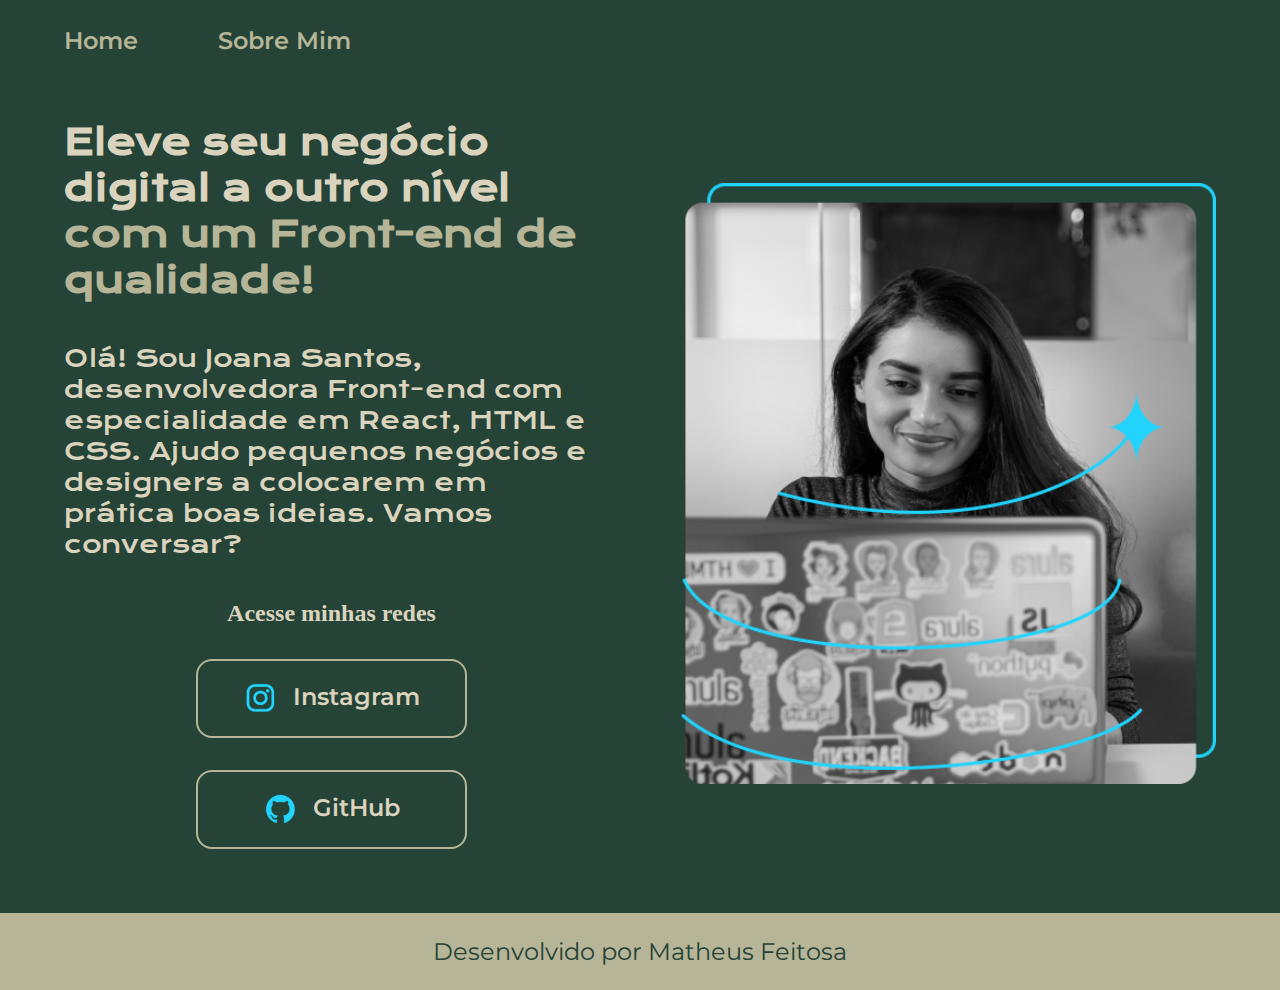
<file: index.html>
<!DOCTYPE html>
<html lang="en">
<head>
    <meta charset="UTF-8">
    <meta name="viewport" content="width=device-width, initial-scale=1.0">
    <link rel="stylesheet" href="/styles/style.css">
    <title>Portfolio</title>
</head>
<body>
    <header class="cabecalho">
        <nav class="cabecalho-menu">
            <a href="index.html" class="link">Home</a>
            <a href="about.html" class="link">Sobre Mim</a>
        </nav>
    </header>
    <main class='apresentacao'>

        <section class='apresentacao-conteudo'>
            <h1 class='apresentacao-titulo'>Eleve seu negócio digital a outro nível <strong class="titulo-destaque">com um Front-end de qualidade!</strong></h1>

            <p class='apresentacao-texto'>Olá! Sou Joana Santos, desenvolvedora Front-end com especialidade em React, HTML e CSS. Ajudo pequenos negócios e designers a colocarem em prática boas ideias. Vamos conversar?</p>

            <div class='apresentacao-link'>
                <h2 class="'apresentacao-subtitulo">Acesse minhas redes</h2>
                <a class="apresentacao-botao" href="https://www.instagram.com/omatheusfeitosa/" target="_blank">
                    <img src="imagens/instagram.png" alt="">
                    Instagram
                </a>

                <a class="apresentacao-botao" href="https://github.com/Omatheusfeitosa" target="_blank">
                    <img src="imagens/github.png" alt="">
                    GitHub
                </a>

            </div>
        </section>

        <img class="apresentacao-imagem" src="/imagens/Imagem.png" alt="Foto da Joana Santos programando">
    </main>
    <footer class="rodape">
        <p>Desenvolvido por Matheus Feitosa</p>
    </footer>
</body>

</html>
</file>
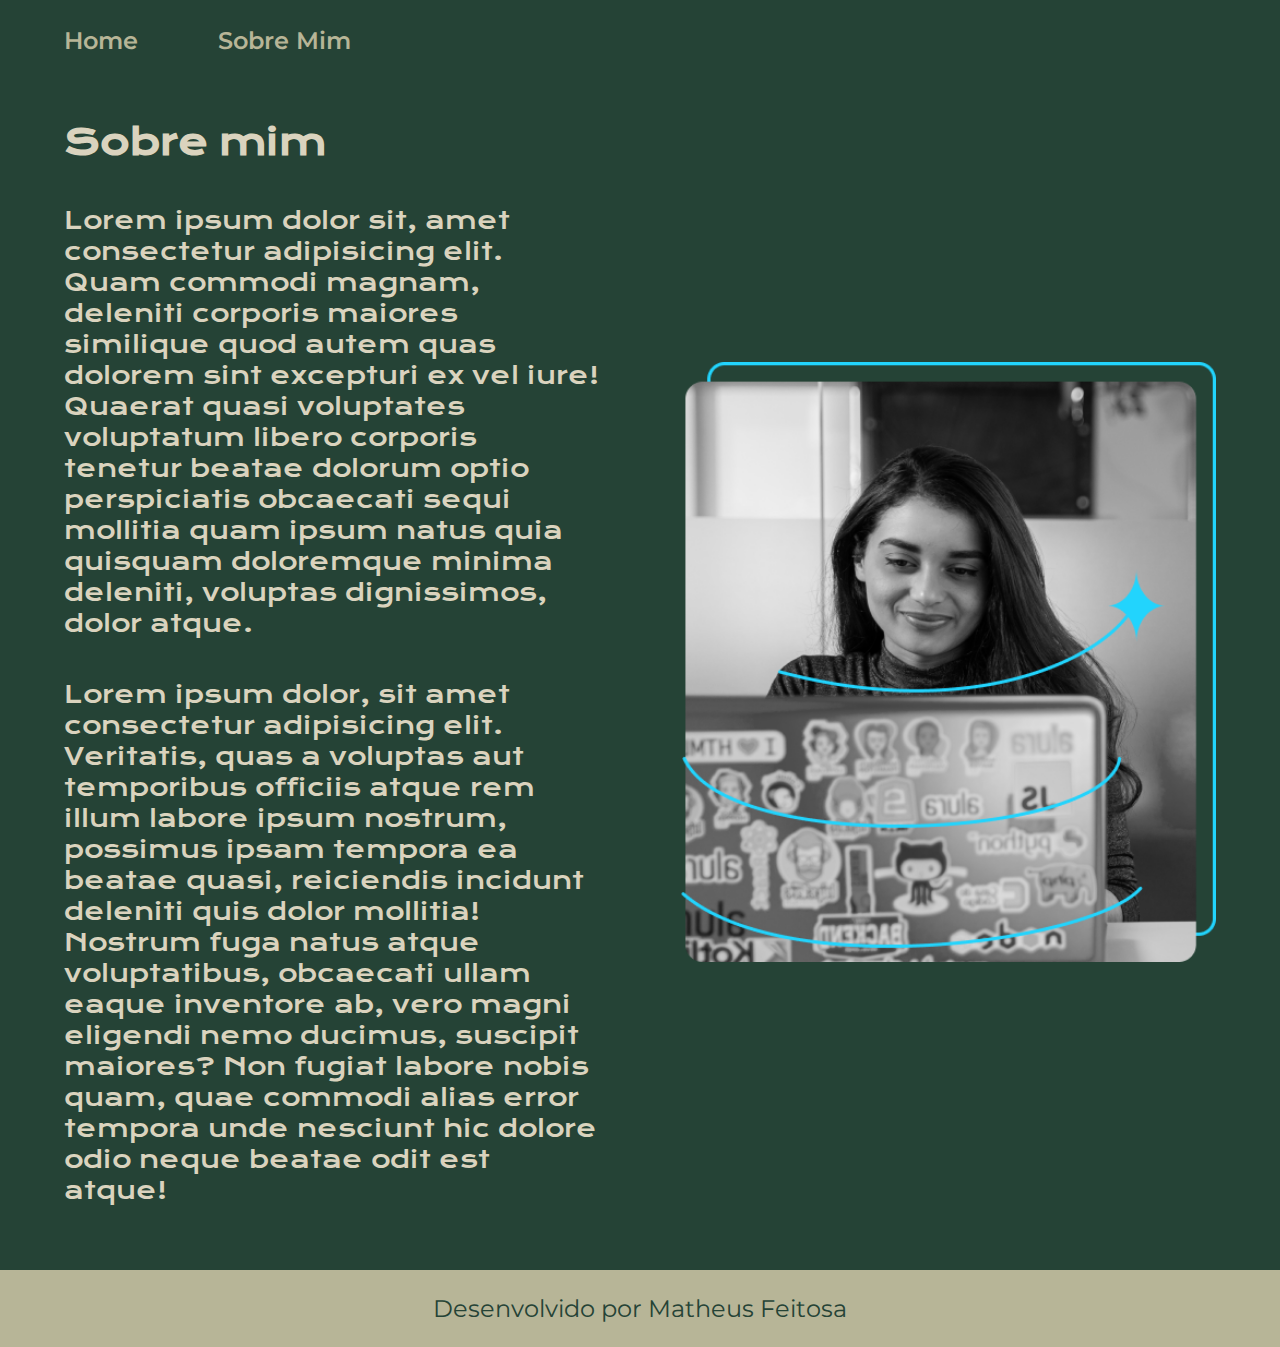
<file: about.html>
<!DOCTYPE html>
<html lang="pt-br">
<head>
    <meta charset="UTF-8">
    <meta name="viewport" content="width=device-width, initial-scale=1.0">
    <link rel="stylesheet" href="styles/style.css">
    <title>Sobre mim</title>
</head>
<body>
    <header class="cabecalho">
        <nav class="cabecalho-menu">
            <a href="index.html" class="link">Home</a>
            <a href="about.html" class="link">Sobre Mim</a>
        </nav>
    </header>

    <main class='apresentacao'>
        <section class="apresentacao-conteudo">
            <h1 class='apresentacao-titulo'>Sobre mim</h1>
            <p class="apresentacao-texto">Lorem ipsum dolor sit, amet consectetur adipisicing elit. Quam commodi magnam, deleniti corporis maiores similique quod autem quas dolorem sint excepturi ex vel iure! Quaerat quasi voluptates voluptatum libero corporis tenetur beatae dolorum optio perspiciatis obcaecati sequi mollitia quam ipsum natus quia quisquam doloremque minima deleniti, voluptas dignissimos, dolor atque.</p>
            <p class="apresentacao-texto">Lorem ipsum dolor, sit amet consectetur adipisicing elit. Veritatis, quas a voluptas aut temporibus officiis atque rem illum labore ipsum nostrum, possimus ipsam tempora ea beatae quasi, reiciendis incidunt deleniti quis dolor mollitia! Nostrum fuga natus atque voluptatibus, obcaecati ullam eaque inventore ab, vero magni eligendi nemo ducimus, suscipit maiores? Non fugiat labore nobis quam, quae commodi alias error tempora unde nesciunt hic dolore odio neque beatae odit est atque!</p>
        </section>

        <img class="apresentacao-imagem" src="/imagens/Imagem.png" alt="Foto da Joana Santos programando">
    </main>
    
    <footer class="rodape">
        <p>Desenvolvido por Matheus Feitosa</p>
    </footer>
    
</body>
</html>
</file>
<file: styles/style.css>
@import url('https://fonts.googleapis.com/css2?family=Krona+One&display=swap');
@import url('https://fonts.googleapis.com/css2?family=Krona+One&family=Montserrat:ital,wght@0,100..900;1,100..900&display=swap');

:root {
    --cor-primaria: #254336;
    --cor-secundaria: #DAD3BE;
    --cor-terciaria: #B7B597;
    --cor-hover: #6B8A7A;

    --fonte-primaria: 'Krona one', sans-serif;
    --fonte-secudaria: 'Montserrat', sans-serif;
}

* {
    margin: 0px;
    padding: 0px;
}

body {
    /* height: 100vh; */
    box-sizing: border-box;
    background-color: var(--cor-primaria);
    color: var(--cor-secundaria);
}

.cabecalho {
    padding: 2% 0% 0% 5%;
}

.cabecalho-menu {
    align-items: center;
    display: flex;
    gap: 80px;
}

.link {
    font-family: var(--fonte-secudaria);
    font-size: 1.5rem;
    font-weight: 600;
    color: var(--cor-terciaria);
    text-decoration: none;
}

.titulo-destaque {
    color: var(--cor-terciaria);
}

.apresentacao {
    margin: 5% ;
    justify-content: space-between;
    display: flex;
    align-items: center;
    gap: 82px;
}

.apresentacao-conteudo {
    width: 50%;
    display: flex;
    flex-direction: column;
    gap: 40px;
}

.apresentacao-titulo {
    font-size: 2.25rem;
    font-family: var(--fonte-primaria);
    
}

.apresentacao-texto {
    font-size: 1.5rem;
    font-family: var(--fonte-secudaria);
}

.apresentacao-texto {
    font-family: var(--fonte-primaria);
    font-weight: 400;
    font-size: 1.5rem;
}

.apresentacao-link {
    display: flex;
    justify-content: space-between;
    flex-direction: column;
    align-items: center;
    gap: 32px
}

.apresentacao-botao {
    /* background-color: #22D4FD; */
    display: flex;
    justify-content: center;
    gap: 16px;
    border: 2px solid var(--cor-terciaria);
    width: 50%;
    font-weight: 600;
    text-align: center;
    border-radius: 16px;
    font-size: 1.5rem;
    padding: 21.5px 0px;
    text-decoration: none;
    color: var(--cor-secundaria);
    font-family: var(--fonte-secudaria);
}

.apresentacao-botao:hover {
    background-color:var(--cor-hover);
}

.rodape {
    padding: 24px;
    background-color: var(--cor-terciaria);
    color: var(--cor-primaria);
    text-align: center;
    font-family: var(--fonte-secudaria);
    font-size: 1.5rem;
}

.apresentacao-imagem {
    width: 50%;
}

@media (max-width: 1200px) {

    .cabecalho {
        padding: 10%;
    }

    .cabecalho-menu {
        justify-content: center;
    }

    .apresentacao {
        flex-direction: column-reverse;
    }

    .apresentacao-conteudo {
        width: auto;
    }
}
</file>
